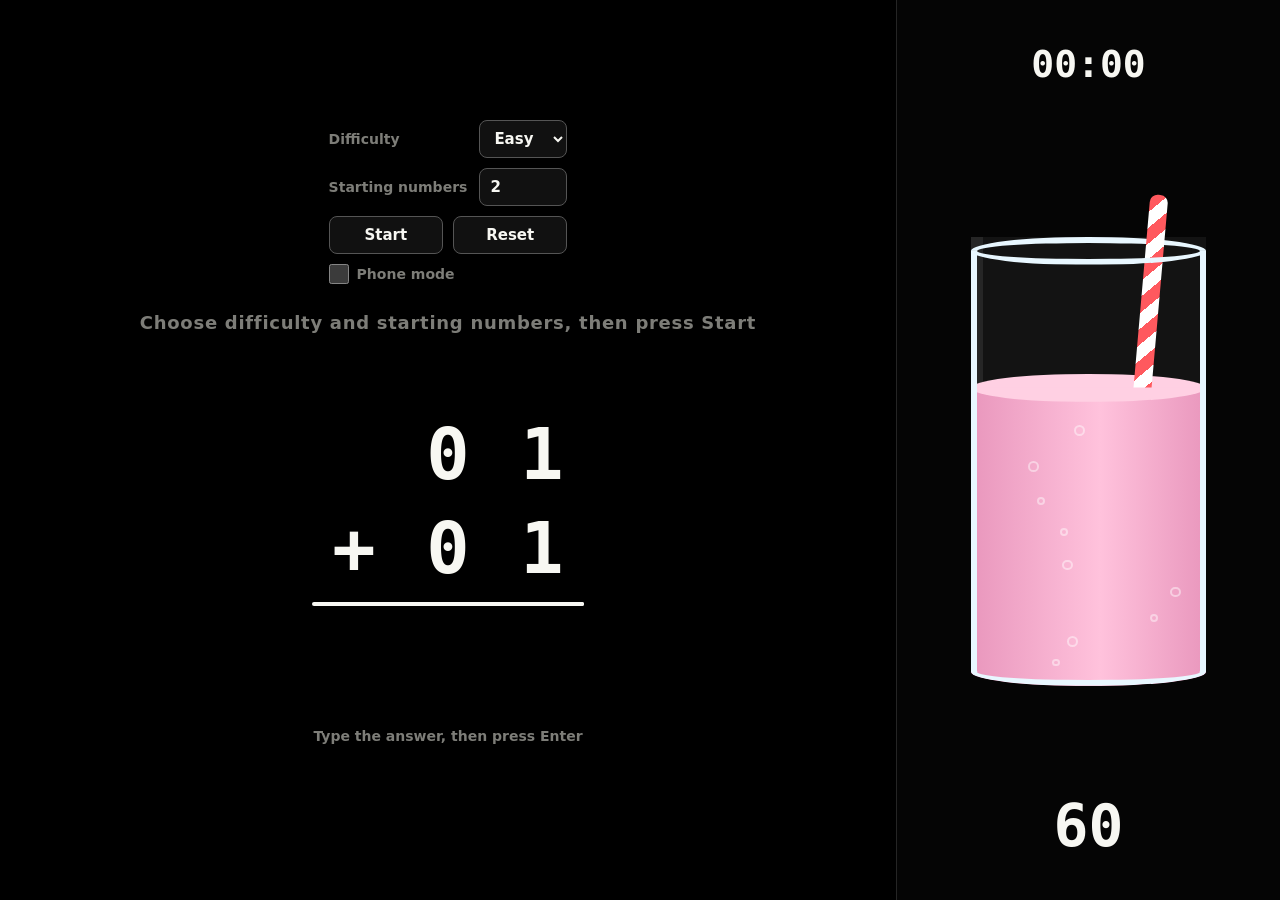
<file: fibonacci addition game/index.html>
<!doctype html>
<html lang="en">
  <head>
    <meta charset="UTF-8" />
    <meta name="viewport" content="width=device-width, initial-scale=1.0" />
    <title>Fibonacci Addition Game</title>
    <link rel="stylesheet" href="style.css" />
  </head>
  <body>
    <aside class="time-hud" aria-label="Game timers">
      <div class="stopwatch" id="stopwatch" aria-live="off" aria-label="Elapsed time">00:00</div>
      <div class="milkshake" id="milkshake" aria-hidden="true">
        <div class="straw"></div>
        <div class="shake-glass">
          <span class="pitcher-ellipse pitcher-top-back"></span>
          <span class="pitcher-ellipse pitcher-bottom-back"></span>
          <div class="shake-fill" id="shakeFill">
            <span class="shake-body"></span>
            <span class="fill-surface-front"></span>
          </div>
          <span class="bubble bubble-one"></span>
          <span class="bubble bubble-two"></span>
          <span class="bubble bubble-three"></span>
          <span class="bubble bubble-four"></span>
          <span class="bubble bubble-five"></span>
          <span class="bubble bubble-six"></span>
          <span class="bubble bubble-seven"></span>
          <span class="bubble bubble-eight"></span>
          <span class="bubble bubble-nine"></span>
          <span class="bubble bubble-ten"></span>
          <span class="bubble bubble-eleven"></span>
          <span class="bubble bubble-twelve"></span>
          <div class="pitcher-walls"></div>
          <span class="pitcher-ellipse pitcher-top-front"></span>
          <span class="pitcher-ellipse pitcher-bottom-front"></span>
        </div>
      </div>
      <div class="countdown" id="timer" aria-live="polite" aria-label="Milkshake time remaining">60</div>
    </aside>
    <main class="game" aria-labelledby="title">
      <h1 id="title">Fibonacci Addition</h1>
      <div class="controls">
        <label for="difficulty">Difficulty</label>
        <select id="difficulty">
          <option value="easy">Easy</option>
          <option value="medium">Medium</option>
          <option value="hard">Hard</option>
          <option value="supreme">Supreme</option>
        </select>
        <label for="startingCount">Starting numbers</label>
        <input id="startingCount" type="number" min="2" step="1" value="2" inputmode="numeric" />
        <div class="buttons">
          <button id="startStop" type="button">Start</button>
          <button id="reset" type="button">Reset</button>
        </div>
        <label class="phone-toggle"><input id="phoneMode" type="checkbox" /> Phone mode</label>
      </div>

      <p class="instruction" id="instruction">Choose how many numbers, then press Start</p>

      <section class="addition" id="addition" aria-label="Addition problem">
        <div class="number-grid" id="numberGrid"></div>
      </section>

      <form id="phoneAnswerForm" class="phone-answer" hidden>
        <label for="phoneAnswer">Column answer</label>
        <input id="phoneAnswer" type="text" inputmode="numeric" autocomplete="off" enterkeyhint="done" />
        <button type="submit">Submit</button>
        <button id="highlightColumn" type="button">Highlight column (−2s)</button>
      </form>
      <p class="hint" id="keyboardHint">Type the answer, then press Enter</p>
      <p class="feedback" id="feedback" aria-live="assertive"></p>
    </main>

    <script src="game.js"></script>
  </body>
</html>
</file>
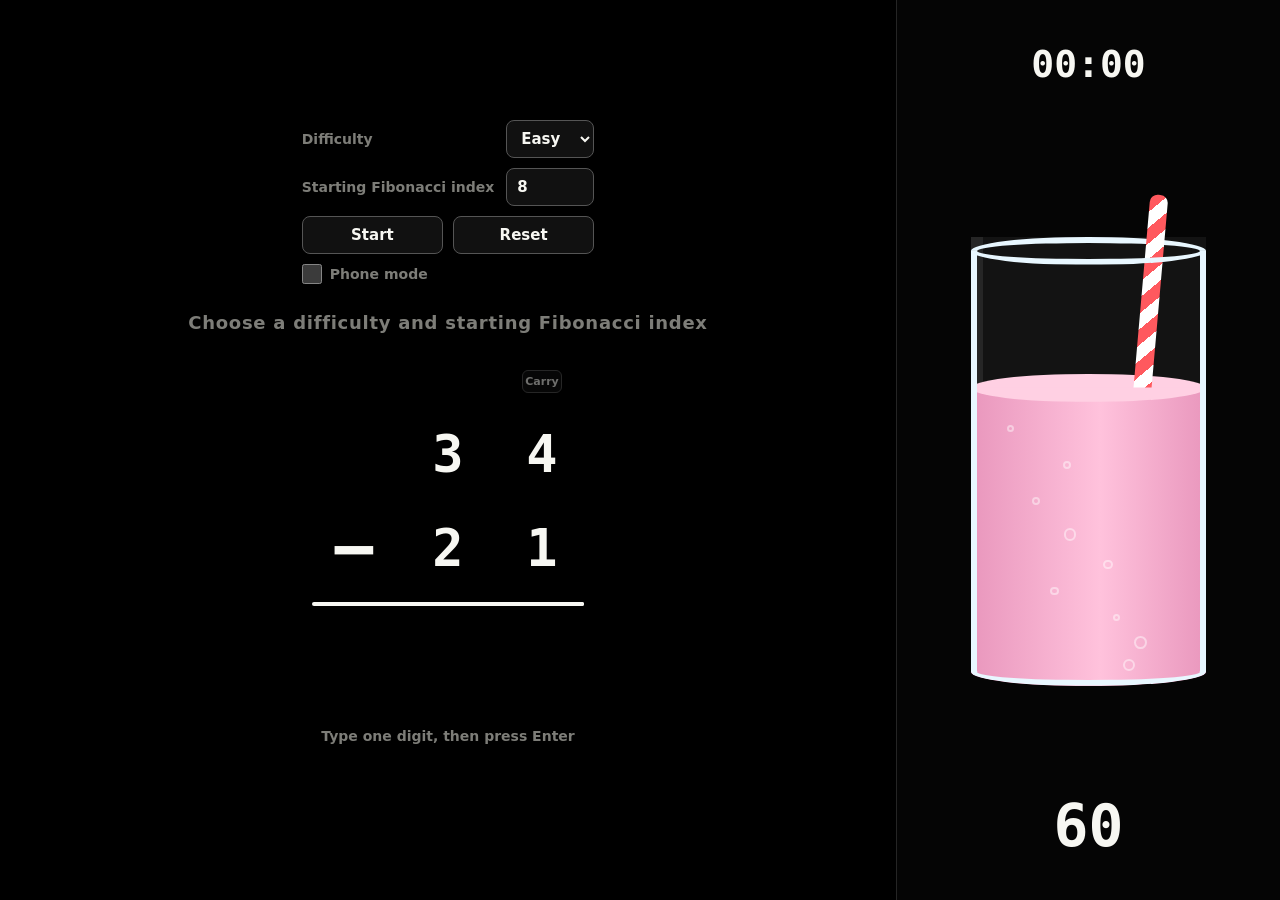
<file: fibonacci subtraction game/index.html>
<!doctype html>
<html lang="en">
  <head>
    <meta charset="UTF-8" />
    <meta name="viewport" content="width=device-width, initial-scale=1.0" />
    <title>Fibonacci Subtraction Game</title>
    <link rel="stylesheet" href="../fibonacci%20addition%20game/style.css" />
    <link rel="stylesheet" href="style.css" />
  </head>
  <body>
    <aside class="time-hud" aria-label="Game timers">
      <div class="stopwatch" id="stopwatch" aria-live="off" aria-label="Elapsed time">00:00</div>
      <div class="milkshake" id="milkshake" aria-hidden="true">
        <div class="straw"></div>
        <div class="shake-glass">
          <span class="pitcher-ellipse pitcher-top-back"></span>
          <span class="pitcher-ellipse pitcher-bottom-back"></span>
          <div class="shake-fill" id="shakeFill">
            <span class="shake-body"></span>
            <span class="fill-surface-front"></span>
          </div>
          <span class="bubble bubble-one"></span>
          <span class="bubble bubble-two"></span>
          <span class="bubble bubble-three"></span>
          <span class="bubble bubble-four"></span>
          <span class="bubble bubble-five"></span>
          <span class="bubble bubble-six"></span>
          <span class="bubble bubble-seven"></span>
          <span class="bubble bubble-eight"></span>
          <span class="bubble bubble-nine"></span>
          <span class="bubble bubble-ten"></span>
          <span class="bubble bubble-eleven"></span>
          <span class="bubble bubble-twelve"></span>
          <div class="pitcher-walls"></div>
          <span class="pitcher-ellipse pitcher-top-front"></span>
          <span class="pitcher-ellipse pitcher-bottom-front"></span>
        </div>
      </div>
      <div class="countdown" id="timer" aria-live="polite" aria-label="Milkshake time remaining">60</div>
    </aside>
    <main class="game" aria-labelledby="title">
      <h1 id="title">Fibonacci Subtraction</h1>
      <div class="controls">
        <label for="difficulty">Difficulty</label>
        <select id="difficulty">
          <option value="easy">Easy</option>
          <option value="medium">Medium</option>
          <option value="hard">Hard</option>
          <option value="supreme">Supreme</option>
        </select>
        <label for="startingCount">Starting Fibonacci index</label>
        <input id="startingCount" type="number" min="3" max="100" step="1" value="8" inputmode="numeric" />
        <div class="buttons">
          <button id="startStop" type="button">Start</button>
          <button id="reset" type="button">Reset</button>
        </div>
        <label class="phone-toggle"><input id="phoneMode" type="checkbox" /> Phone mode</label>
      </div>

      <p class="instruction" id="instruction">Choose a difficulty and starting Fibonacci index</p>

      <section class="addition" id="addition" aria-label="Subtraction problem">
        <div class="number-grid" id="numberGrid"></div>
      </section>

      <form id="phoneAnswerForm" class="phone-answer" hidden>
        <label for="phoneAnswer">Column answer</label>
        <input id="phoneAnswer" type="text" inputmode="numeric" autocomplete="off" enterkeyhint="done" maxlength="1" />
        <button type="submit">Submit</button>
        <button id="highlightColumn" type="button">Highlight column (−2s)</button>
      </form>
      <p class="hint" id="keyboardHint">Type one digit, then press Enter</p>
      <p class="feedback" id="feedback" aria-live="assertive"></p>
    </main>

    <script src="game.js"></script>
  </body>
</html>
</file>
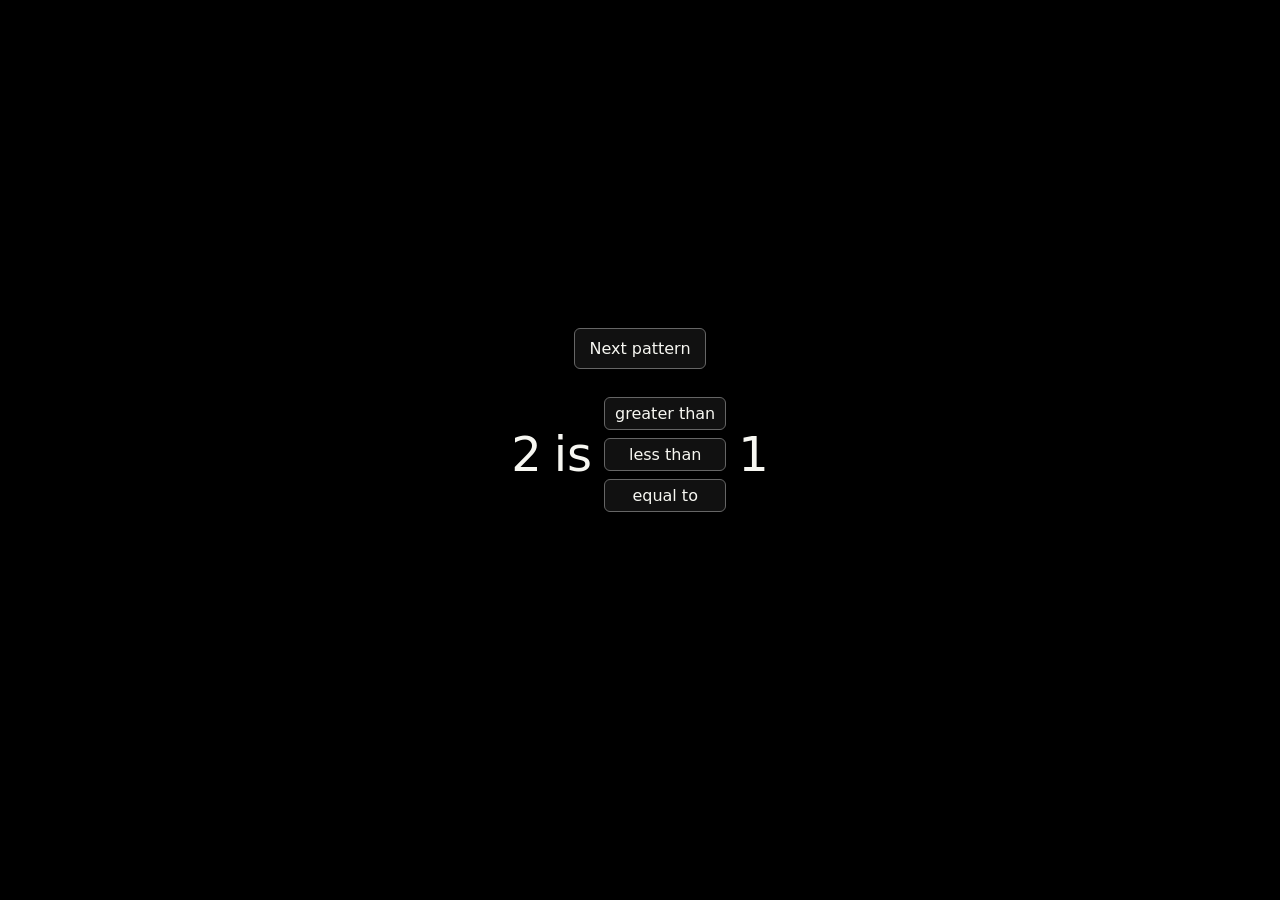
<file: greater-than-or-less-than-test/index.html>
<!doctype html>
<html lang="en">
  <head>
    <meta charset="UTF-8" />
    <meta name="viewport" content="width=device-width, initial-scale=1.0" />
    <title>Greater Than or Less Than Test</title>
    <link rel="stylesheet" href="style.css" />
  </head>
  <body>
    <main>
      <button id="nextPattern" type="button">Next pattern</button>

      <div class="pattern" aria-label="Comparison pattern">
        <span id="numberOne"></span>
        <span>is</span>
        <fieldset class="choices">
          <legend class="visually-hidden">Choose a comparison</legend>
          <button type="button" data-comparison="greater-than">greater than</button>
          <button type="button" data-comparison="less-than">less than</button>
          <button type="button" data-comparison="equal-to">equal to</button>
        </fieldset>
        <span id="numberTwo"></span>
      </div>

      <p id="feedback" aria-live="polite"></p>
    </main>

    <script src="app.js"></script>
  </body>
</html>
</file>
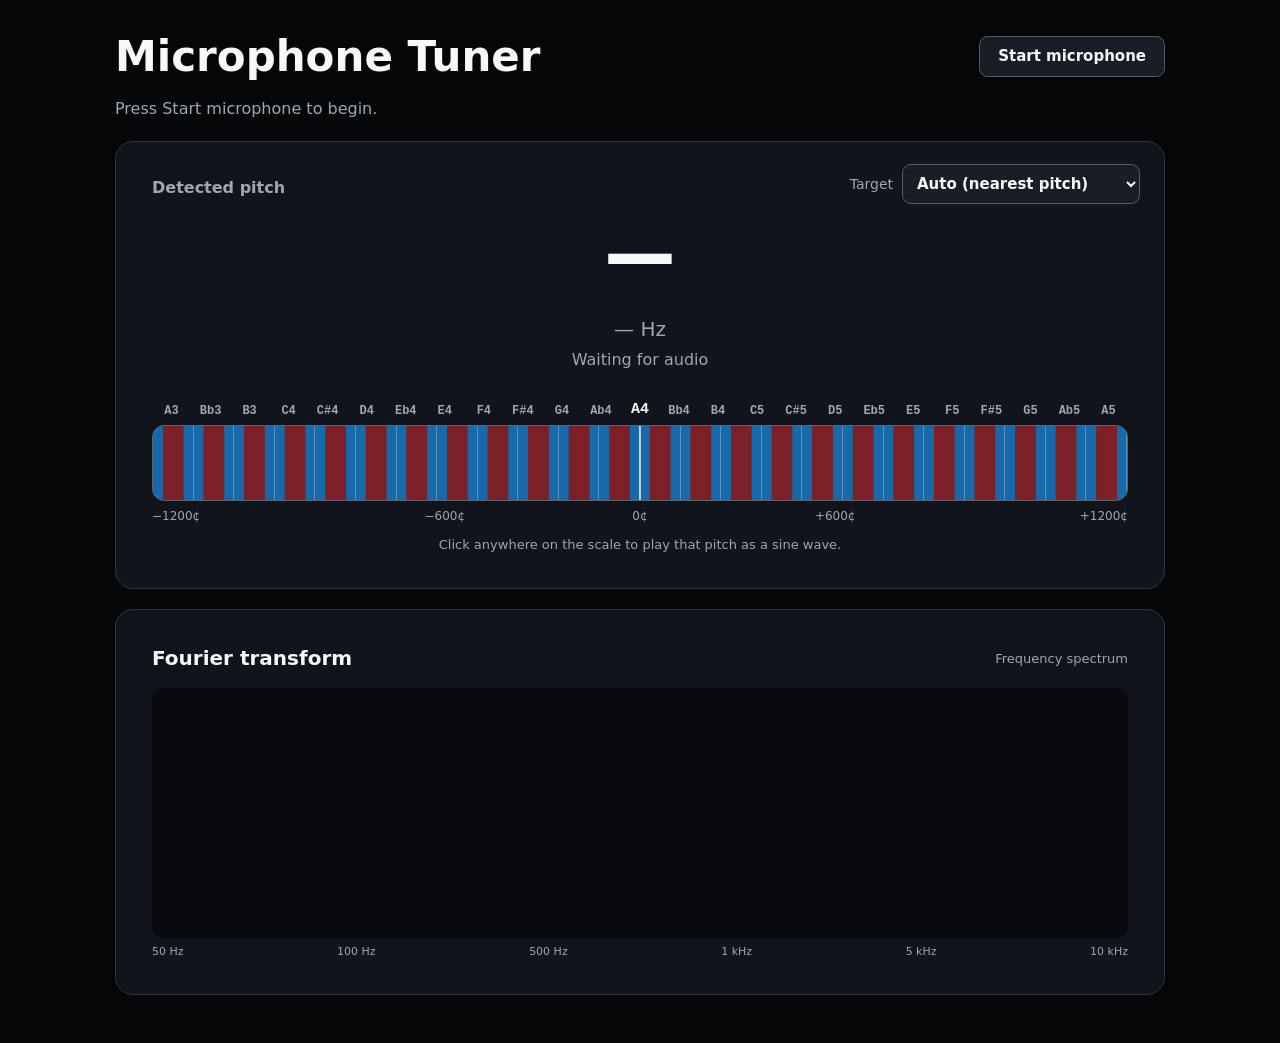
<file: microphone-tuner/index.html>
<!doctype html>
<html lang="en">
  <head>
    <meta charset="UTF-8" />
    <meta name="viewport" content="width=device-width, initial-scale=1.0" />
    <title>Microphone Tuner</title>
    <link rel="stylesheet" href="style.css" />
  </head>
  <body>
    <main>
      <header>
        <h1>Microphone Tuner</h1>
        <button id="microphoneButton" type="button">Start microphone</button>
      </header>

      <p id="status" role="status">Press Start microphone to begin.</p>

      <section class="pitch-card" aria-labelledby="pitchHeading">
        <div class="target-control">
          <label for="targetNote">Target</label>
          <select id="targetNote">
            <option value="auto">Auto (nearest pitch)</option>
          </select>
        </div>

        <h2 id="pitchHeading">Detected pitch</h2>
        <div class="detected-note" id="detectedNote">—</div>
        <div class="frequency" id="frequency">— Hz</div>

        <div class="tuning-readout">
          <span id="centsReadout">Waiting for audio</span>
        </div>

        <div class="note-ruler" id="noteRuler" aria-hidden="true"></div>

        <div class="tuning-scale" id="tuningScale" role="button" tabindex="0" aria-label="Play a pitch from the tuning scale">
          <div class="zone zone-low"></div>
          <div class="zone zone-in-tune"></div>
          <div class="zone zone-high"></div>
          <div class="center-line"></div>
          <div class="pitch-pin" id="pitchPin"></div>
        </div>

        <div class="cent-labels" aria-hidden="true">
          <span>−1200¢</span>
          <span>−600¢</span>
          <span>0¢</span>
          <span>+600¢</span>
          <span>+1200¢</span>
        </div>
        <p class="scale-help" id="scaleHelp">Click anywhere on the scale to play that pitch as a sine wave.</p>
      </section>

      <section class="spectrum-card" aria-labelledby="spectrumHeading">
        <div class="spectrum-title">
          <h2 id="spectrumHeading">Fourier transform</h2>
          <span>Frequency spectrum</span>
        </div>
        <canvas id="spectrum" width="1000" height="320"></canvas>
        <div class="spectrum-labels" aria-hidden="true">
          <span>50 Hz</span>
          <span>100 Hz</span>
          <span>500 Hz</span>
          <span>1 kHz</span>
          <span>5 kHz</span>
          <span>10 kHz</span>
        </div>
      </section>
    </main>

    <script src="app.js"></script>
  </body>
</html>
</file>
<file: fibonacci addition game/style.css>
:root {
  color-scheme: dark;
  --cell: clamp(52px, 9vw, 84px);
  --gap: clamp(3px, 1vw, 10px);
  --white: #f7f7f2;
  --muted: #7d7d78;
  --active: #ffd84d;
  --carry: #70d6ff;
  --success: #8cff98;
}

* { box-sizing: border-box; }

body {
  margin: 0;
  min-height: 100vh;
  overflow: auto;
  background: #000;
  color: var(--white);
  font-family: ui-monospace, "SFMono-Regular", Consolas, monospace;
}

.time-hud {
  position: fixed;
  top: 0;
  right: 0;
  bottom: 0;
  z-index: 2;
  display: grid;
  width: clamp(280px, 30vw, 420px);
  grid-template-rows: auto 1fr auto;
  justify-items: center;
  align-items: center;
  gap: 20px;
  padding: clamp(28px, 5vh, 60px) 24px;
  border-left: 1px solid #252525;
  background: #050505;
}

.stopwatch,
.countdown {
  color: var(--white);
  font-weight: 700;
  line-height: 1;
  font-variant-numeric: tabular-nums;
}

.stopwatch { font-size: clamp(24px, 3vw, 38px); }
.countdown { min-width: 2.4ch; font-size: clamp(32px, 5vw, 58px); text-align: center; }
.countdown.low { color: #ff595e; }
.countdown.bump { animation: timer-bump 260ms ease-out; }

.milkshake {
  position: relative;
  width: clamp(170px, 19vw, 250px);
  height: clamp(300px, 55vh, 520px);
  align-self: center;
}

.straw {
  position: absolute;
  z-index: 3;
  top: 0;
  right: 34%;
  width: clamp(12px, 1.5vw, 18px);
  height: 96%;
  border-radius: 8px 8px 0 0;
  background: repeating-linear-gradient(-45deg, #ff595e 0 12px, #fff 12px 24px);
  transform: rotate(5deg);
  transform-origin: bottom;
}

.shake-glass {
  --pitcher-ellipse: 28px;
  position: absolute;
  z-index: auto;
  inset: 44px 4px 2px;
  overflow: hidden;
  border-radius: 0 0 50% 50% / 0 0 calc(var(--pitcher-ellipse) / 2) calc(var(--pitcher-ellipse) / 2);
  background:
    linear-gradient(#e8f7ff, #e8f7ff) left center / 6px calc(100% - var(--pitcher-ellipse)) no-repeat,
    linear-gradient(#e8f7ff, #e8f7ff) right center / 6px calc(100% - var(--pitcher-ellipse)) no-repeat,
    rgba(255,255,255,.06);
  box-shadow: inset 12px 0 rgba(255,255,255,.08);
}

.pitcher-ellipse {
  position: absolute;
  left: 0;
  width: 100%;
  height: var(--pitcher-ellipse);
  border: 6px solid #e8f7ff;
  border-radius: 50%;
  box-sizing: border-box;
  pointer-events: none;
}

.pitcher-top-back,
.pitcher-bottom-back { z-index: 1; clip-path: inset(0 0 49% 0); }
.pitcher-top-front,
.pitcher-bottom-front { z-index: 5; clip-path: inset(49% 0 0 0); }
.pitcher-top-back,
.pitcher-top-front { top: 0; }
.pitcher-bottom-back,
.pitcher-bottom-front { bottom: 0; }

.pitcher-walls {
  position: absolute;
  z-index: 5;
  top: calc(var(--pitcher-ellipse) / 2);
  right: 0;
  bottom: calc(var(--pitcher-ellipse) / 2);
  left: 0;
  border-right: 6px solid #e8f7ff;
  border-left: 6px solid #e8f7ff;
  pointer-events: none;
}

.shake-fill {
  --surface-scale: 1;
  position: absolute;
  right: 0;
  bottom: 0;
  left: 0;
  height: 100%;
  overflow: visible;
  background: transparent;
  transition: height 100ms linear;
}

.shake-fill.instant-fill { transition: none; }
.shake-fill.arriving-fill { transition-duration: 900ms; }

.shake-fill::before {
  content: '';
  position: absolute;
  z-index: 2;
  top: 0;
  left: 0;
  width: 100%;
  height: var(--pitcher-ellipse);
  border-radius: 50%;
  background: #ffd0e3;
  clip-path: inset(0 0 49% 0);
  transform: scale(var(--surface-scale));
}

.shake-body {
  position: absolute;
  z-index: 4;
  top: calc(var(--pitcher-ellipse) / 2);
  right: 0;
  bottom: 0;
  left: 0;
  background: linear-gradient(90deg, #e997bd, #ffc2dc 55%, #e997bd);
  transition: opacity 80ms linear;
}

.shake-fill.low-fill .shake-body { opacity: 0; }

.fill-surface-front {
  position: absolute;
  z-index: 4;
  top: 0;
  left: 0;
  width: 100%;
  height: var(--pitcher-ellipse);
  border-radius: 50%;
  background: #ffd0e3;
  clip-path: inset(49% 0 0 0);
  transform: scale(var(--surface-scale));
}

.bubble {
  position: absolute;
  z-index: 4;
  width: var(--bubble-size, 8px);
  height: var(--bubble-size, 8px);
  border: 2px solid rgba(255,255,255,.45);
  border-radius: 50%;
  opacity: 1;
}
.bubble.hidden-bubble { opacity: 0; }
.bubble-one { top: 15%; }
.bubble-two { top: 25%; }
.bubble-three { top: 34%; }
.bubble-four { top: 42%; }
.bubble-five { top: 50%; }
.bubble-six { top: 58%; }
.bubble-seven { top: 65%; }
.bubble-eight { top: 72%; }
.bubble-nine { top: 78%; }
.bubble-ten { top: 84%; }
.bubble-eleven { top: 89%; }
.bubble-twelve { top: 94%; }


.game {
  min-height: 100vh;
  width: calc(100% - clamp(280px, 30vw, 420px));
  display: grid;
  place-content: center;
  justify-items: center;
  padding: 24px;
}

.controls {
  display: grid;
  grid-template-columns: auto 88px;
  gap: 10px 12px;
  align-items: center;
  margin-bottom: 28px;
  color: var(--muted);
  font: 600 14px/1.2 system-ui, sans-serif;
}

.controls input,
.controls select,
.controls button {
  height: 38px;
  border: 1px solid #555;
  border-radius: 8px;
  background: #111;
  color: var(--white);
  font: 700 15px/1 system-ui, sans-serif;
}

.controls input,
.controls select { width: 88px; padding: 0 10px; }
.buttons {
  grid-column: 1 / -1;
  display: grid;
  grid-template-columns: 1fr 1fr;
  gap: 10px;
}
.controls button { padding: 0 20px; cursor: pointer; }
.controls button:hover { border-color: #aaa; background: #1b1b1b; }
.controls button:focus-visible,
.controls select:focus-visible,
.controls input:focus-visible { outline: 2px solid var(--white); outline-offset: 2px; }

h1 {
  position: absolute;
  width: 1px;
  height: 1px;
  overflow: hidden;
  clip: rect(0, 0, 0, 0);
}

.instruction {
  margin: 0 0 28px;
  color: var(--muted);
  font: 600 clamp(14px, 2vw, 18px)/1.2 system-ui, sans-serif;
  letter-spacing: .04em;
}

.addition { position: relative; }

.number-grid {
  display: grid;
  grid-template-columns: var(--cell) repeat(var(--digits), var(--cell));
  gap: var(--gap);
  align-items: center;
}

.cell {
  width: var(--cell);
  height: var(--cell);
  display: grid;
  place-items: center;
  border-radius: 12px;
  font-size: clamp(42px, 8vw, 72px);
  font-weight: 700;
  line-height: 1;
  transition: color 180ms ease, opacity 420ms ease, transform 420ms cubic-bezier(.22,.8,.28,1);
}

.digit { color: var(--white); }

.operator { color: var(--white); }
.carry {
  height: 40px;
  color: var(--carry);
  font-size: clamp(20px, 4vw, 32px);
}

.line {
  height: 4px;
  align-self: center;
  background: var(--white);
  border-radius: 3px;
}

.result { color: var(--white); }
.result.pending { color: transparent; }
.result.just-added { animation: pop 300ms ease-out; }
.addition.advance .operand-0 { opacity: 0; }
.addition.advance .operand:not(.operand-0) {
  transform: translateY(calc(-1 * (var(--cell) + var(--gap))));
}
.addition.advance .result {
  transform: translateY(calc(-1 * (var(--cell) + 8px + (2 * var(--gap)))));
}

.hint, .feedback {
  font-family: system-ui, sans-serif;
  font-weight: 600;
  text-align: center;
}

.hint { margin: 26px 0 0; color: var(--muted); font-size: 14px; }
.feedback { height: 24px; margin: 12px 0 0; color: var(--success); }
.feedback.error { color: #ff595e; }
.typed { color: var(--white); }

.controls .phone-toggle {
  grid-column: 1 / -1;
  display: flex;
  align-items: center;
  gap: 8px;
}

.controls .phone-toggle input {
  width: 20px;
  height: 20px;
  margin: 0;
}

.phone-answer[hidden] { display: none; }
.phone-answer {
  display: flex;
  flex-wrap: wrap;
  justify-content: center;
  align-items: center;
  gap: 8px;
  margin-top: 16px;
  font: 600 16px system-ui, sans-serif;
}

.phone-answer input,
.phone-answer button {
  min-height: 44px;
  padding: 6px 12px;
  border: 1px solid #777;
  border-radius: 8px;
  background: #111;
  color: var(--white);
  font: inherit;
}

.phone-answer input { width: 6ch; }
.phone-answer :disabled { opacity: .55; }

.column-highlight {
  align-self: stretch;
  background: #145994;
  border-radius: 8px;
  pointer-events: none;
}

.shake { animation: shake 420ms ease-in-out; }
.celebrate .result { color: var(--success); }

@keyframes pop {
  0% { transform: scale(.3); opacity: 0; }
  70% { transform: scale(1.2); }
  100% { transform: scale(1); opacity: 1; }
}

@keyframes shake {
  0%, 100% { transform: translateX(0); }
  15%, 45%, 75% { transform: translateX(-14px); }
  30%, 60%, 90% { transform: translateX(14px); }
}

@keyframes timer-bump {
  50% { transform: scale(1.2); color: var(--success); }
}

@media (max-width: 520px) {
  :root { --cell: clamp(42px, 16vw, 68px); --gap: 2px; }
  .game { width: calc(100% - 150px); padding: 12px; }
  .time-hud { width: 150px; padding: 24px 10px; }
  .milkshake { width: 120px; height: 300px; }
  .countdown { font-size: 32px; }
}
</file>
<file: fibonacci subtraction game/style.css>
.borrow-control { display: grid; place-items: center; }
.borrow-button {
  padding: 4px 2px;
  border: 1px solid #555;
  border-radius: 6px;
  background: #111;
  color: var(--white);
  font: 700 11px system-ui, sans-serif;
  cursor: pointer;
}
.borrow-button:disabled { opacity: .45; cursor: default; }
.addition { max-width: 100%; overflow-x: auto; }
.game { grid-template-columns: minmax(0, 1fr); }
.controls { max-width: 100%; }
.digit { font-size: clamp(24px, 5vw, 52px); }
</file>
<file: greater-than-or-less-than-test/style.css>
* { box-sizing: border-box; }

body {
  margin: 0;
  min-height: 100vh;
  display: grid;
  place-items: center;
  background: #000;
  color: #f7f7f2;
  font-family: system-ui, sans-serif;
}

main {
  display: grid;
  justify-items: center;
  gap: 28px;
  padding: 24px;
}

button {
  padding: 10px 14px;
  border: 1px solid #666;
  border-radius: 6px;
  background: #111;
  color: #f7f7f2;
  font: inherit;
}

.pattern {
  display: flex;
  flex-wrap: wrap;
  align-items: center;
  justify-content: center;
  gap: 12px;
  font-size: clamp(24px, 5vw, 48px);
}

.choices {
  display: flex;
  flex-direction: column;
  justify-content: center;
  gap: 8px;
  margin: 0;
  padding: 0;
  border: 0;
}

.choices button {
  width: 100%;
  padding: 6px 10px;
  font-size: clamp(13px, 2vw, 16px);
}
.choices button:disabled {
  cursor: default;
  opacity: 1;
}
.choices button.incorrect-choice {
  border-color: #a92d2d;
  background: #5c1717;
}

.choices button.correct-choice {
  border-color: #278b48;
  background: #174f2b;
}

#feedback {
  min-height: 1.5em;
  margin: 0;
  font-size: 22px;
  font-weight: 700;
}

#feedback.correct { color: #16813b; }
#feedback.incorrect { color: #b42318; }

.visually-hidden {
  position: absolute;
  width: 1px;
  height: 1px;
  overflow: hidden;
  clip: rect(0, 0, 0, 0);
  white-space: nowrap;
}
</file>
<file: microphone-tuner/style.css>
:root {
  color-scheme: dark;
  --background: #050608;
  --panel: #11141a;
  --border: #303641;
  --text: #f7f8fa;
  --muted: #9da7b5;
  --blue: #1769aa;
  --blue-bright: #65b8ff;
  --red: #7b2027;
}

* { box-sizing: border-box; }

body {
  margin: 0;
  min-height: 100vh;
  background: var(--background);
  color: var(--text);
  font-family: Inter, ui-sans-serif, system-ui, sans-serif;
}

main {
  width: min(1050px, calc(100% - 32px));
  margin: 0 auto;
  padding: 32px 0 48px;
}

header,
.spectrum-title {
  display: flex;
  align-items: center;
  justify-content: space-between;
  gap: 16px;
}

h1, h2, p { margin-top: 0; }
h1 { margin-bottom: 0; font-size: clamp(25px, 4vw, 42px); }
h2 { margin-bottom: 8px; font-size: 16px; color: var(--muted); }

button,
select {
  border: 1px solid #515a69;
  border-radius: 9px;
  background: #191d25;
  color: var(--text);
  font: 650 15px/1 system-ui, sans-serif;
}

button { padding: 12px 18px; cursor: pointer; }
button:hover { background: #252b36; }
select { padding: 9px 34px 9px 10px; }

#status {
  min-height: 24px;
  margin: 18px 0;
  color: var(--muted);
}

.pitch-card,
.spectrum-card {
  position: relative;
  padding: clamp(20px, 4vw, 36px);
  border: 1px solid var(--border);
  border-radius: 18px;
  background: var(--panel);
}

.target-control {
  position: absolute;
  top: 22px;
  right: 24px;
  display: flex;
  align-items: center;
  gap: 9px;
  color: var(--muted);
  font-size: 14px;
}

.detected-note {
  font: 800 clamp(58px, 11vw, 104px)/1 ui-monospace, Consolas, monospace;
  text-align: center;
}

.frequency,
.tuning-readout {
  color: var(--muted);
  text-align: center;
}

.frequency { margin-top: 8px; font-size: 20px; }
.tuning-readout { min-height: 24px; margin: 9px 0 28px; }

.note-ruler,
.cent-labels {
  display: grid;
  color: var(--muted);
}

.note-ruler {
  grid-template-columns: repeat(25, minmax(0, 1fr));
  align-items: end;
  margin-bottom: 8px;
  font: 600 clamp(8px, 1vw, 12px)/1 ui-monospace, Consolas, monospace;
}
.note-ruler span {
  overflow: visible;
  text-align: center;
  white-space: nowrap;
}
.note-ruler .target-note { color: var(--text); font-size: 15px; font-weight: 800; }

.tuning-scale {
  position: relative;
  height: 76px;
  overflow: hidden;
  border: 1px solid #596271;
  border-radius: 12px;
  cursor: pointer;
  background:
    repeating-linear-gradient(
      to right,
      transparent 0,
      transparent calc(4.1667% - 1px),
      rgba(255,255,255,.28) calc(4.1667% - 1px),
      rgba(255,255,255,.28) 4.1667%
    ),
    linear-gradient(
      to right,
      var(--blue) 0 25%,
      var(--red) 25% 75%,
      var(--blue) 75% 100%
    ) 0 0 / 4.1667% 100% repeat-x;
}

.tuning-scale:focus-visible {
  outline: 2px solid var(--blue-bright);
  outline-offset: 3px;
}

.zone { position: absolute; top: 0; bottom: 0; }
.zone { display: none; }

.center-line {
  position: absolute;
  top: 0;
  bottom: 0;
  left: 50%;
  width: 2px;
  background: rgba(255,255,255,.65);
  transform: translateX(-50%);
}

.pitch-pin {
  position: absolute;
  z-index: 2;
  top: 7px;
  bottom: 7px;
  left: 50%;
  width: 2px;
  border-radius: 6px;
  background: #fff;
  box-shadow: 0 0 0 1px rgba(0,0,0,.45), 0 0 8px rgba(255,255,255,.65);
  opacity: 0;
  transform: translateX(-50%);
}

.pitch-pin.visible { opacity: 1; }

.cent-labels {
  grid-template-columns: repeat(5, 1fr);
  margin-top: 8px;
  font-size: 12px;
}
.cent-labels span { text-align: center; }
.cent-labels span:first-child { text-align: left; }
.cent-labels span:last-child { text-align: right; }

.scale-help {
  margin: 14px 0 0;
  color: var(--muted);
  font-size: 13px;
  text-align: center;
}

.spectrum-card { margin-top: 20px; }
.spectrum-title h2 { margin-bottom: 0; color: var(--text); font-size: 20px; }
.spectrum-title span { color: var(--muted); font-size: 13px; }

#spectrum {
  display: block;
  width: 100%;
  height: 250px;
  margin-top: 18px;
  border-radius: 10px;
  background: #080a0e;
}

.spectrum-labels {
  display: flex;
  justify-content: space-between;
  margin-top: 7px;
  color: var(--muted);
  font-size: 11px;
}

@media (max-width: 650px) {
  header { align-items: flex-start; flex-direction: column; }
  .target-control { position: static; justify-content: space-between; margin-bottom: 26px; }
  .target-control select { max-width: 68%; }
  #spectrum { height: 190px; }
}
</file>
